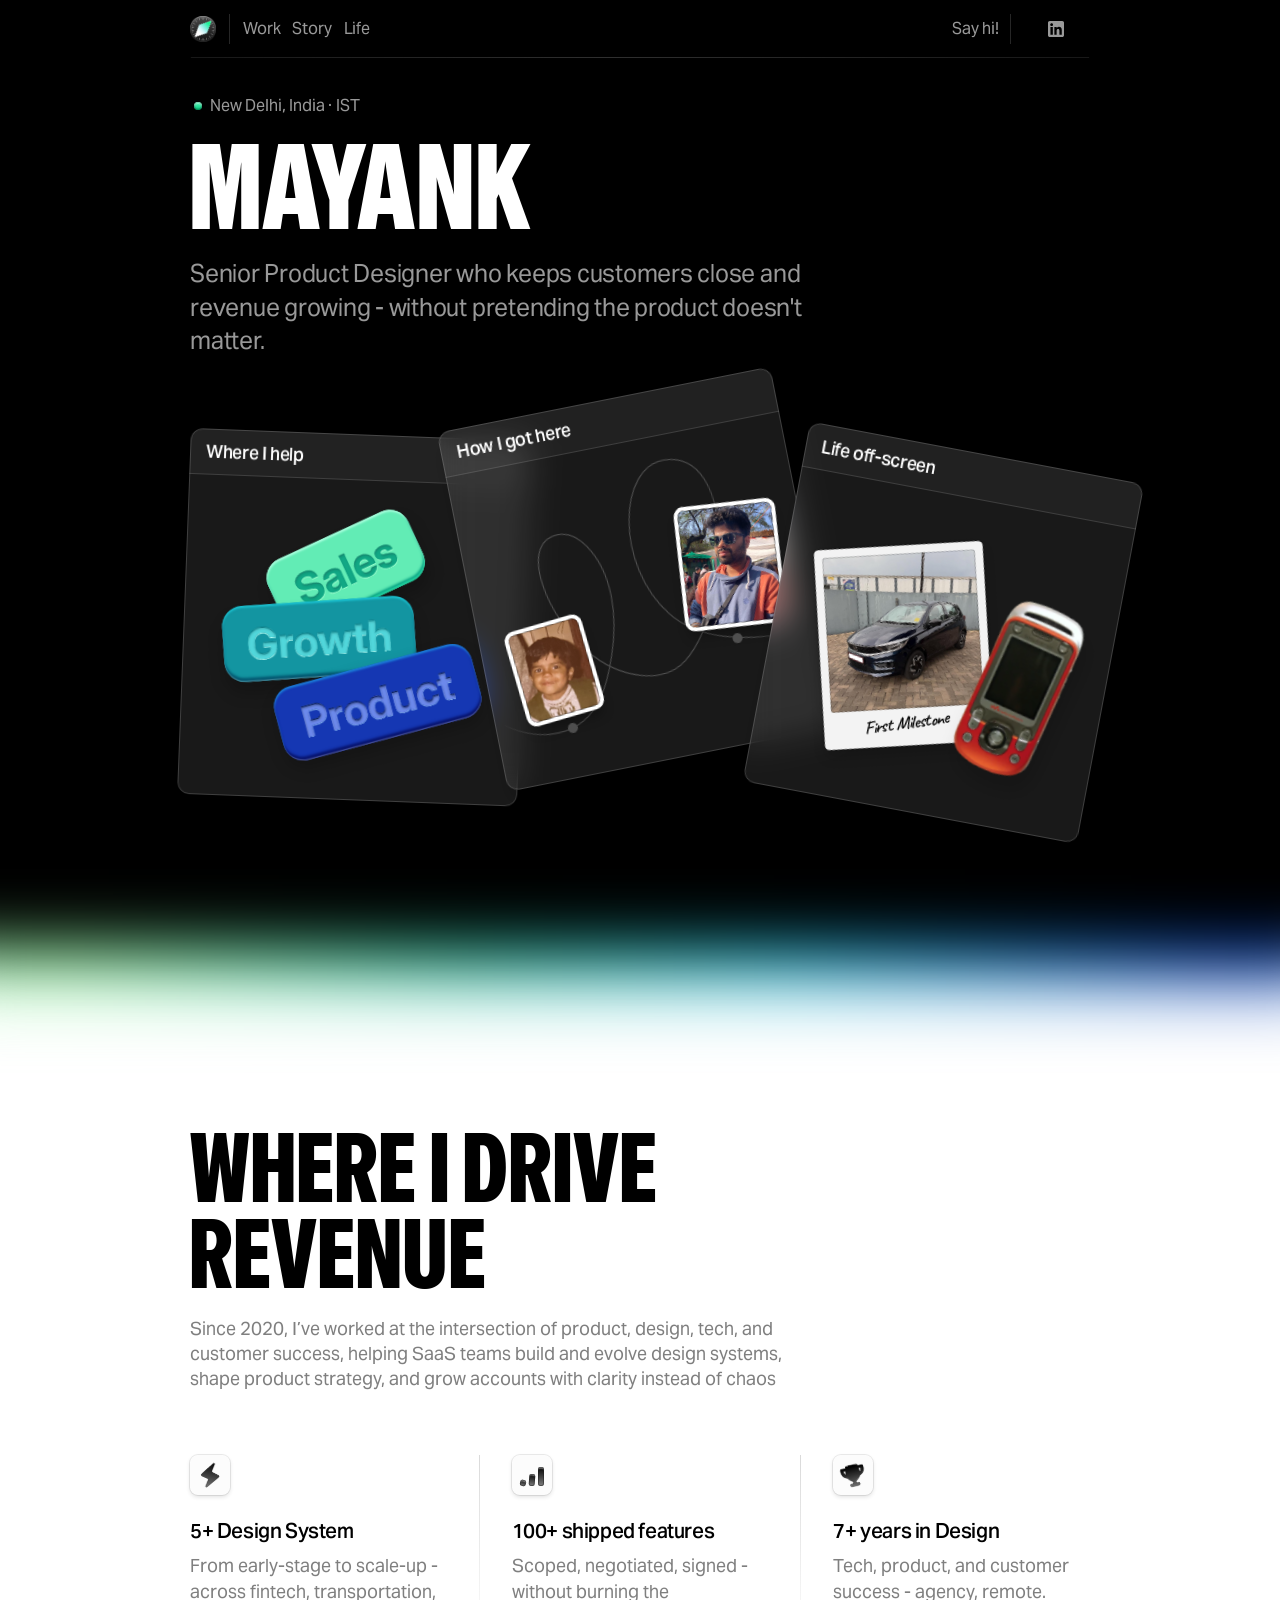
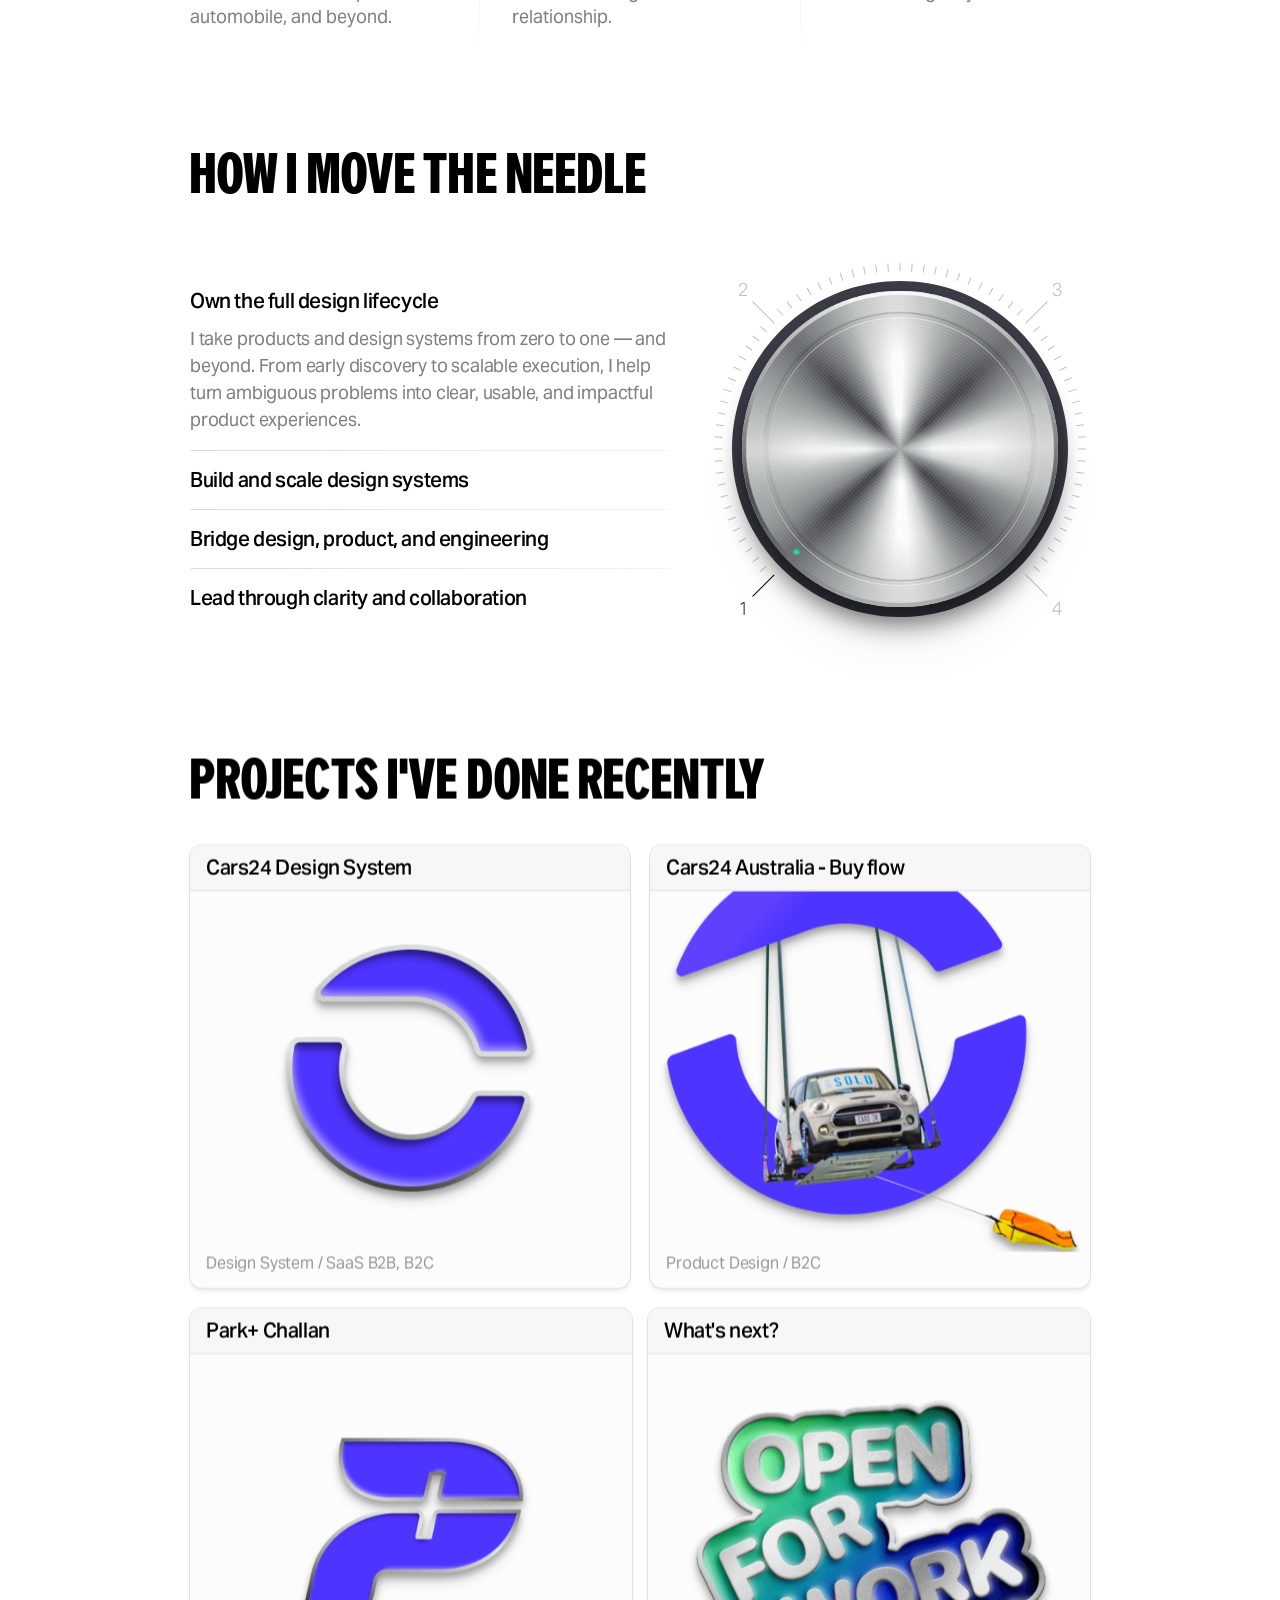
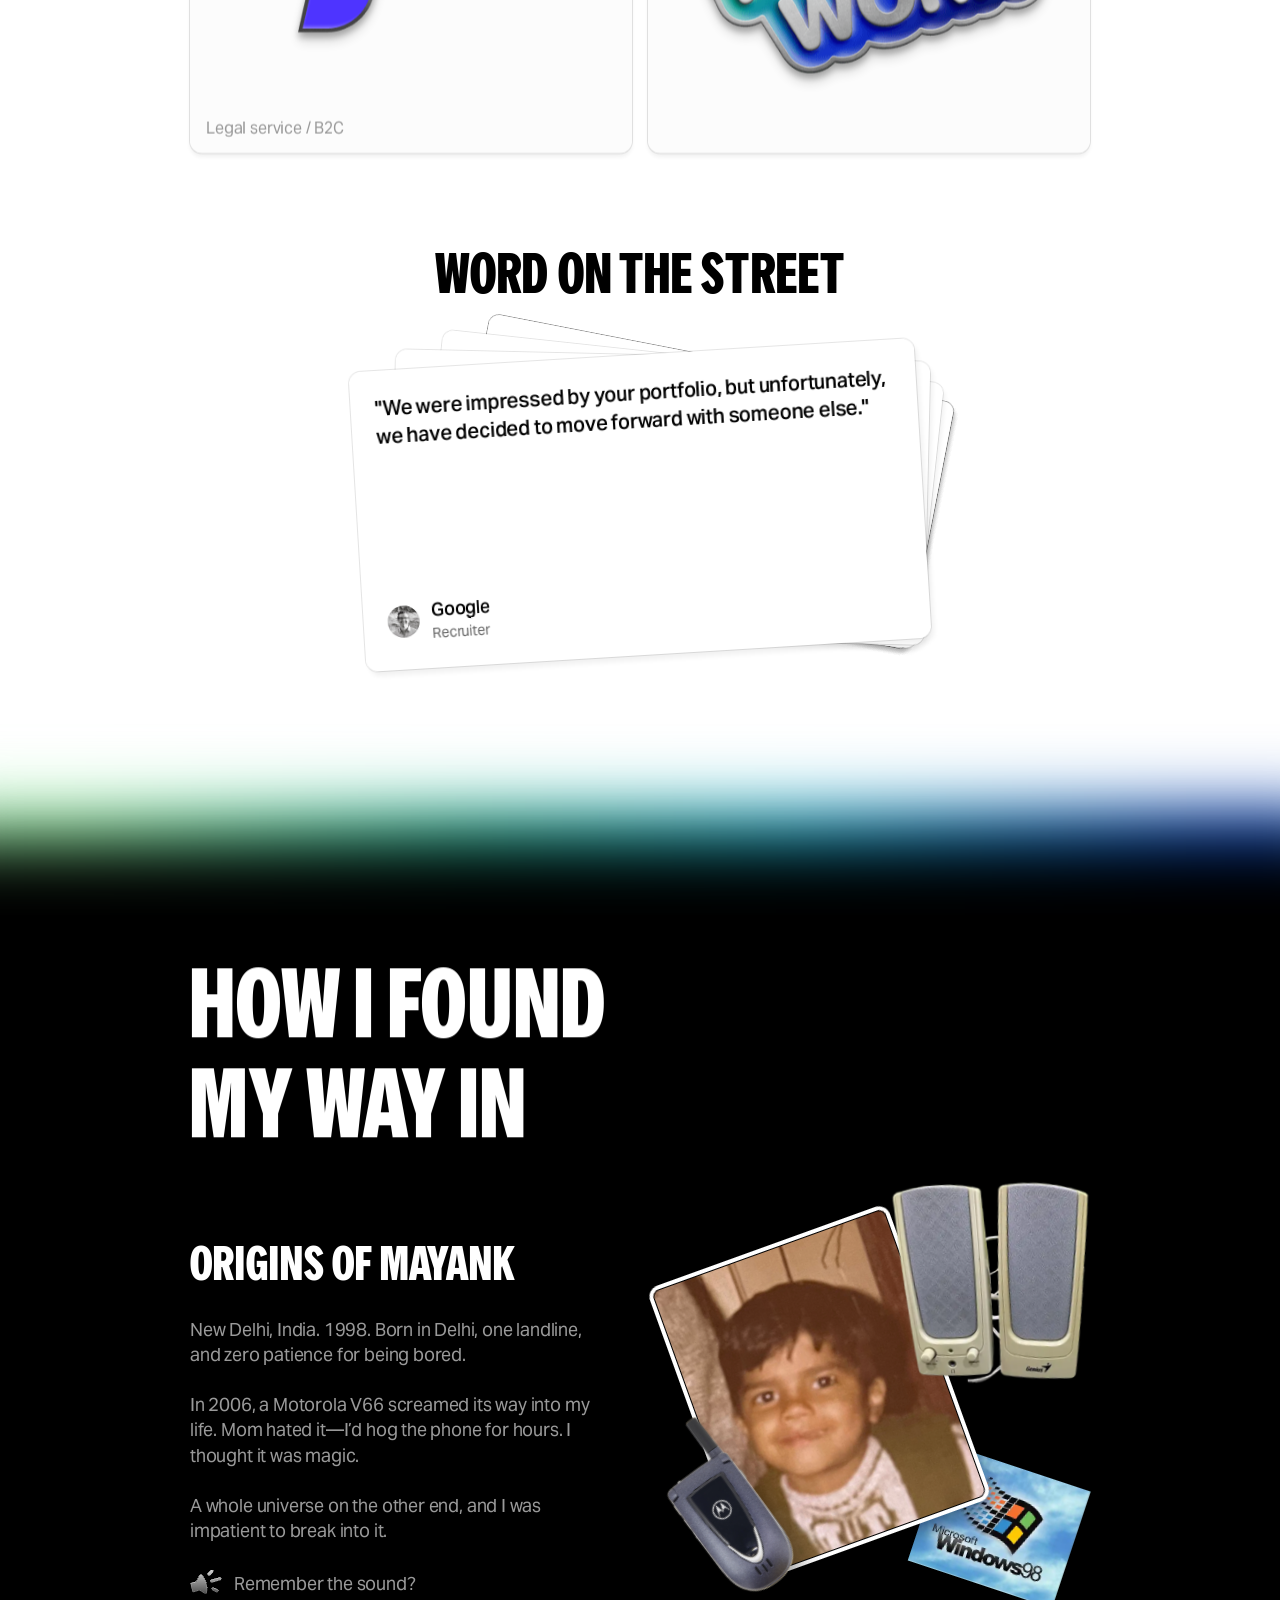
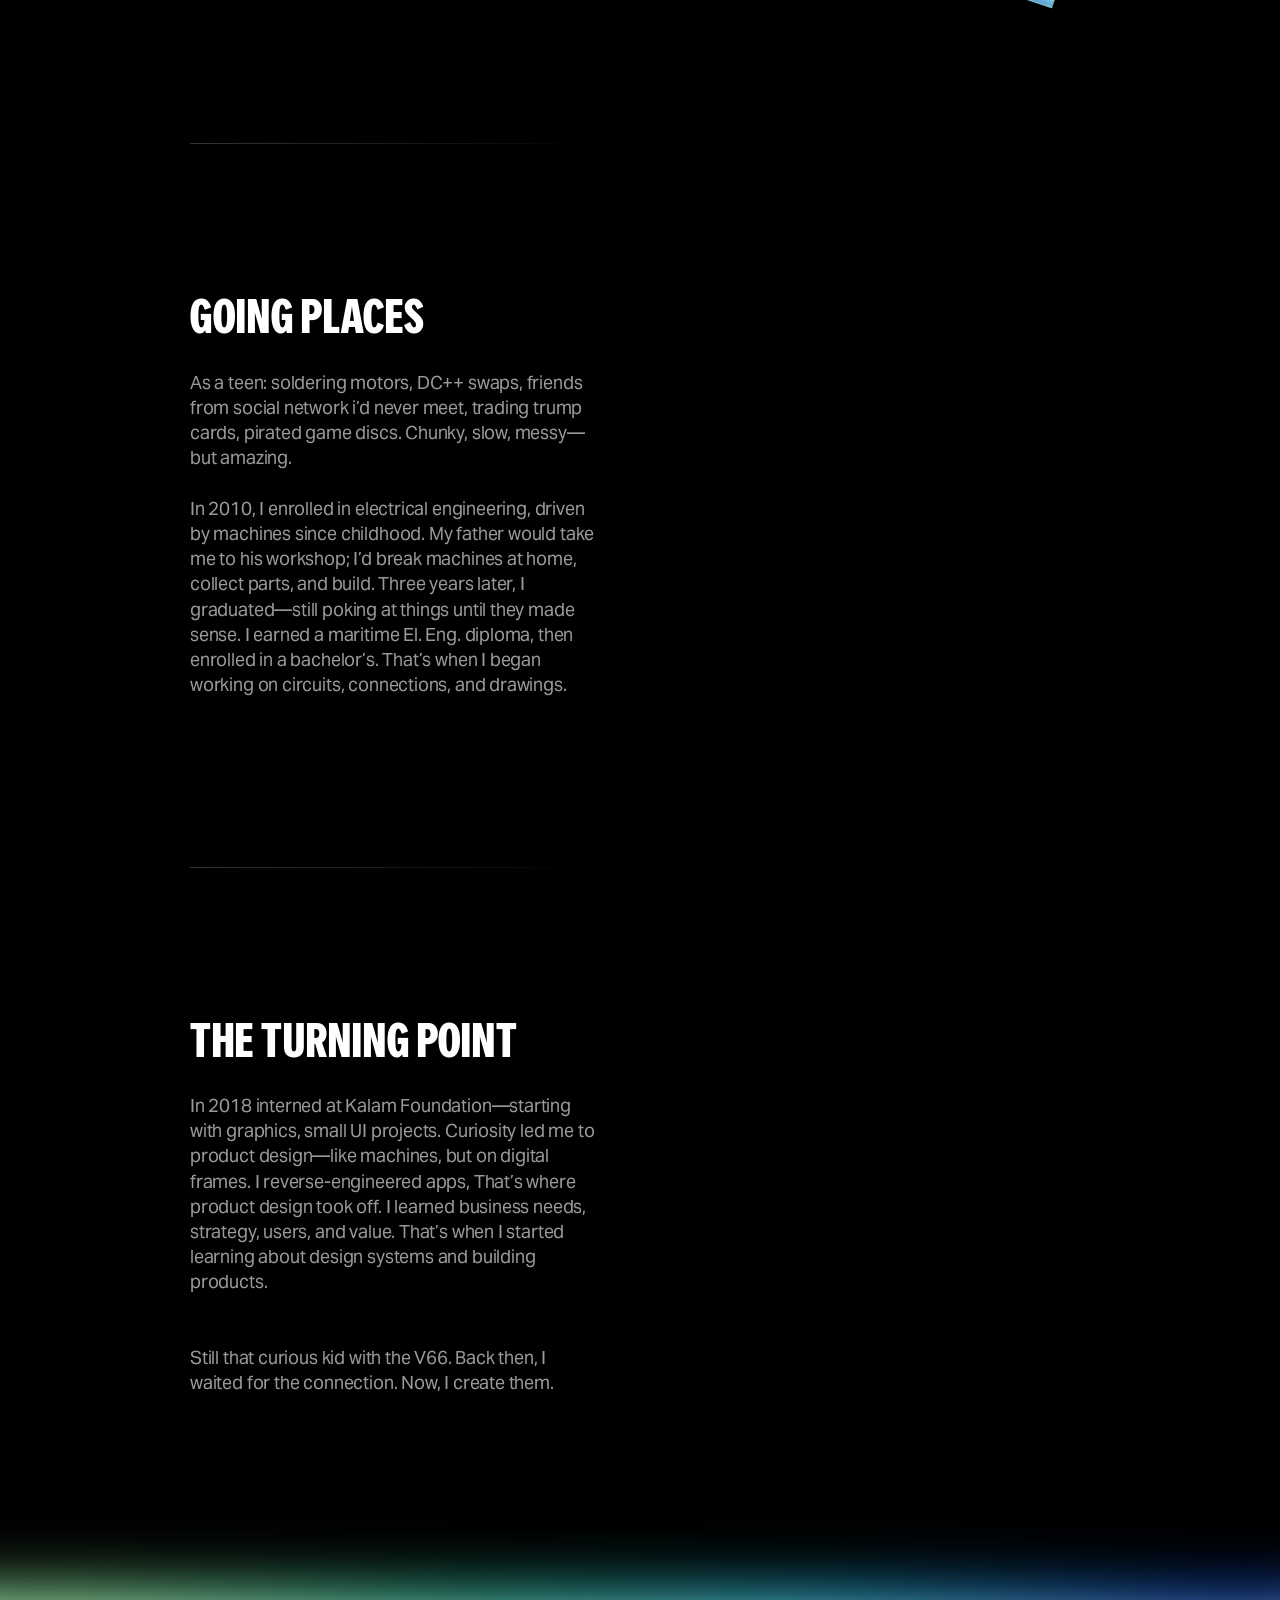
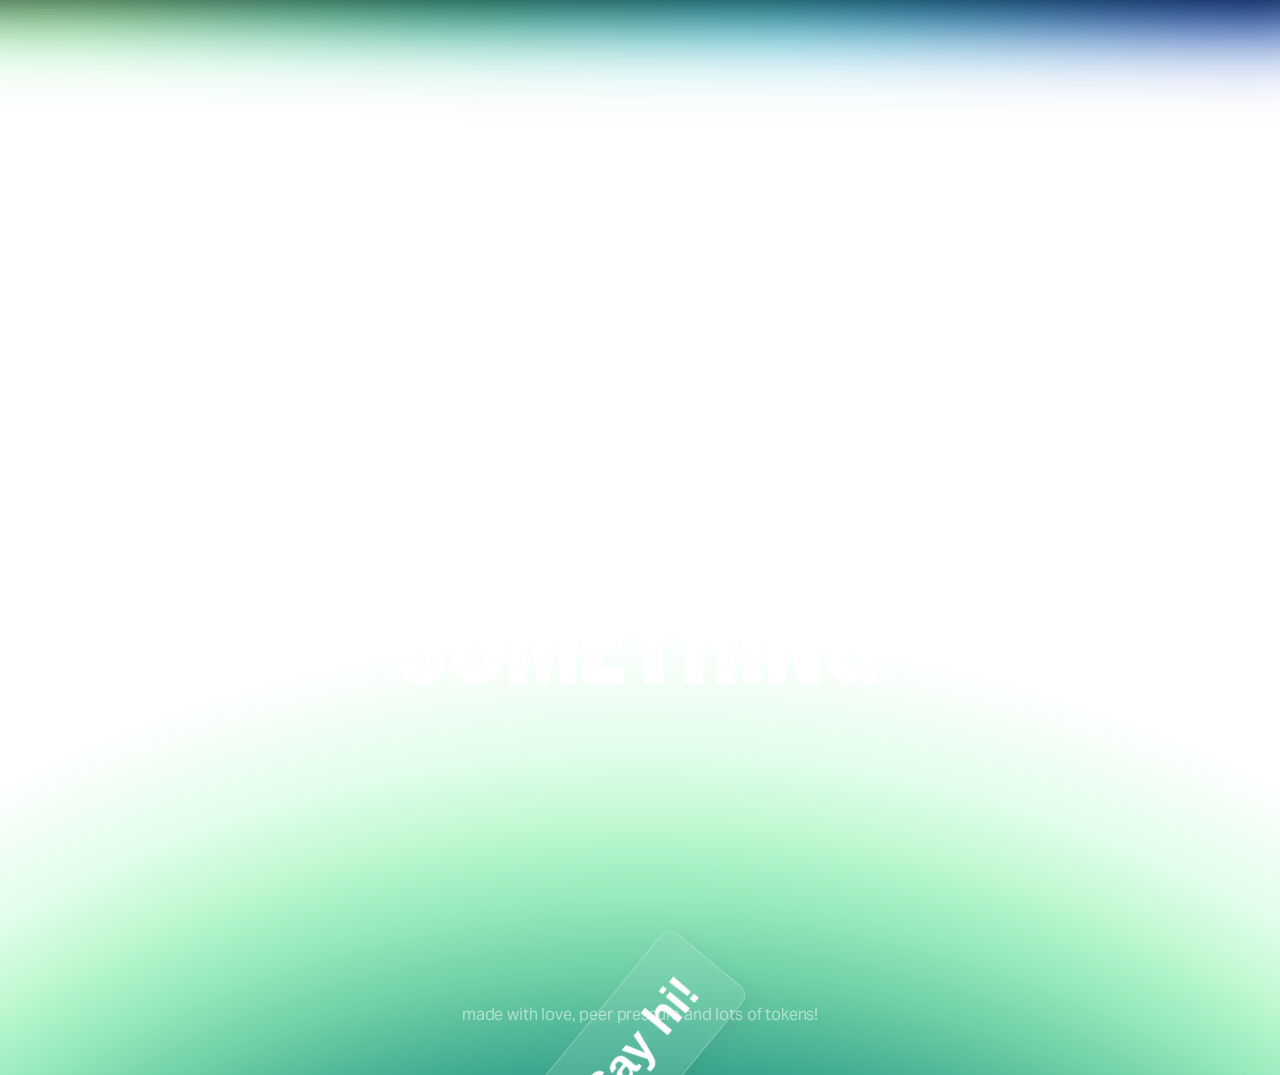
<file: index.html>
<!doctype html>
<html lang="en">
  <head>
    <meta charset="utf-8" />
    <meta name="viewport" content="width=device-width, initial-scale=1" />
    <title>Mayank</title>
    <link rel="stylesheet" href="font.css" />
    <link rel="stylesheet" href="styles.css" />
    <script>
      typeof document < "u" &&
        (window.process = {
          ...window.process,
          env: { ...window.process?.env, NODE_ENV: "production" },
        });
    </script>
    <link rel="modulepreload" fetchpriority="low" href="content/sites/0dCDITzW0DmTXTOnH0Wtr/react.BIkpaFzZ.mjs" />
    <link rel="modulepreload" fetchpriority="low" href="content/sites/0dCDITzW0DmTXTOnH0Wtr/rolldown-runtime.BRwTesTf.mjs" />
    <link rel="modulepreload" fetchpriority="low" href="content/sites/0dCDITzW0DmTXTOnH0Wtr/runtime.CHLoPTp4.mjs" />
    <link rel="modulepreload" fetchpriority="low" href="content/sites/0dCDITzW0DmTXTOnH0Wtr/motion.Bz_xtmWU.mjs" />
    <link rel="modulepreload" fetchpriority="low" href="content/sites/0dCDITzW0DmTXTOnH0Wtr/fsmLVjENe_3INRkuJw6oW2wPagwrbw35dT59qfJ_aj4.BoikKJ-G.mjs" />
    <link rel="modulepreload" fetchpriority="low" href="content/sites/0dCDITzW0DmTXTOnH0Wtr/shared-lib.CsKE0CTY.mjs" />
  </head>
  <body>
    <div id="main"></div>
    <script type="module" async data-mynk-bundle="main" fetchpriority="low" src="content/sites/0dCDITzW0DmTXTOnH0Wtr/script_main.Cz7NEi37.mjs"></script>
    <script defer src="projects-injector.js"></script>
  </body>
</html>
</file>
<file: font.css>
/* Font loading + font-specific overrides */

@font-face {
        font-family: "Caveat";
        font-style: normal;
        font-weight: 600;
        src: url(content/font/Caveat-CyrillicExt.woff2) format("woff2");
        unicode-range:
          U+0460-052F, U+1C80-1C8A, U+20B4, U+2DE0-2DFF, U+A640-A69F,
          U+FE2E-FE2F;
      }
@font-face {
        font-family: "Caveat";
        font-style: normal;
        font-weight: 600;
        src: url(content/font/Caveat-Cyrillic.woff2) format("woff2");
        unicode-range: U+0301, U+0400-045F, U+0490-0491, U+04B0-04B1, U+2116;
      }
@font-face {
        font-family: "Caveat";
        font-style: normal;
        font-weight: 600;
        src: url(content/font/Caveat-LatinExt.woff2) format("woff2");
        unicode-range:
          U+0100-02BA, U+02BD-02C5, U+02C7-02CC, U+02CE-02D7, U+02DD-02FF,
          U+0304, U+0308, U+0329, U+1D00-1DBF, U+1E00-1E9F, U+1EF2-1EFF, U+2020,
          U+20A0-20AB, U+20AD-20C0, U+2113, U+2C60-2C7F, U+A720-A7FF;
      }
@font-face {
        font-family: "Caveat";
        font-style: normal;
        font-weight: 600;
        src: url(content/font/Caveat.woff2) format("woff2");
        unicode-range:
          U+0000-00FF, U+0131, U+0152-0153, U+02BB-02BC, U+02C6, U+02DA, U+02DC,
          U+0304, U+0308, U+0329, U+2000-206F, U+20AC, U+2122, U+2191, U+2193,
          U+2212, U+2215, U+FEFF, U+FFFD;
      }
@font-face {
        font-family: "Inter";
        src: url("content/assets/5vvr9Vy74if2I6bQbJvbw7SY1pQ.woff2");
        font-display: swap;
        font-style: normal;
        font-weight: 400;
        unicode-range:
          U+0460-052F, U+1C80-1C88, U+20B4, U+2DE0-2DFF, U+A640-A69F,
          U+FE2E-FE2F;
      }
@font-face {
        font-family: "Inter";
        src: url("content/assets/EOr0mi4hNtlgWNn9if640EZzXCo.woff2");
        font-display: swap;
        font-style: normal;
        font-weight: 400;
        unicode-range: U+0301, U+0400-045F, U+0490-0491, U+04B0-04B1, U+2116;
      }
@font-face {
        font-family: "Inter";
        src: url("content/assets/Y9k9QrlZAqio88Klkmbd8VoMQc.woff2");
        font-display: swap;
        font-style: normal;
        font-weight: 400;
        unicode-range: U+1F00-1FFF;
      }
@font-face {
        font-family: "Inter";
        src: url("content/assets/OYrD2tBIBPvoJXiIHnLoOXnY9M.woff2");
        font-display: swap;
        font-style: normal;
        font-weight: 400;
        unicode-range: U+0370-03FF;
      }
@font-face {
        font-family: "Inter";
        src: url("content/assets/JeYwfuaPfZHQhEG8U5gtPDZ7WQ.woff2");
        font-display: swap;
        font-style: normal;
        font-weight: 400;
        unicode-range:
          U+0100-024F, U+0259, U+1E00-1EFF, U+2020, U+20A0-20AB, U+20AD-20CF,
          U+2113, U+2C60-2C7F, U+A720-A7FF;
      }
@font-face {
        font-family: "Inter";
        src: url("content/assets/GrgcKwrN6d3Uz8EwcLHZxwEfC4.woff2");
        font-display: swap;
        font-style: normal;
        font-weight: 400;
        unicode-range:
          U+0000-00FF, U+0131, U+0152-0153, U+02BB-02BC, U+02C6, U+02DA, U+02DC,
          U+2000-206F, U+2070, U+2074-207E, U+2080-208E, U+20AC, U+2122, U+2191,
          U+2193, U+2212, U+2215, U+FEFF, U+FFFD;
      }
@font-face {
        font-family: "Inter";
        src: url("content/assets/b6Y37FthZeALduNqHicBT6FutY.woff2");
        font-display: swap;
        font-style: normal;
        font-weight: 400;
        unicode-range:
          U+0102-0103, U+0110-0111, U+0128-0129, U+0168-0169, U+01A0-01A1,
          U+01AF-01B0, U+1EA0-1EF9, U+20AB;
      }
@font-face {
        font-family: "Inter Placeholder";
        src: local("Arial");
        ascent-override: 89.79%;
        descent-override: 22.36%;
        line-gap-override: 0%;
        size-adjust: 107.89%;
      }
@font-face {
        font-family: "RevboxHeadline";
        src: url("content/font/RevboxHeadline.woff2") format("woff2");
        font-display: swap;
        font-style: normal;
        font-weight: 400;
      }
@font-face {
        font-family: "RevboxHeadline";
        src: url("content/font/RevboxHeadlineItalic.woff2") format("woff2");
        font-display: swap;
        font-style: italic;
        font-weight: 400;
      }
@font-face {
        font-family: "RevboxText";
        src: url("content/font/RevboxTextRegular.woff2") format("woff2");
        font-display: swap;
        font-style: normal;
        font-weight: 400;
      }
@font-face {
        font-family: "RevboxText";
        src: url("content/font/RevboxTextMedium.woff2") format("woff2");
        font-display: swap;
        font-style: normal;
        font-weight: 500;
      }
@font-face {
        font-family: "RevboxText";
        src: url("content/font/RevboxTextMedium.woff2") format("woff2");
        font-display: swap;
        font-style: normal;
        font-weight: 600;
      }
@font-face {
        font-family: "RevboxText";
        src: url("content/font/RevboxTextBold.woff2") format("woff2");
        font-display: swap;
        font-style: normal;
        font-weight: 700;
      }

[style*="RevboxHeadline"] {
        letter-spacing: 0.02em !important;
      }
</file>
<file: styles.css>
html,
body,
#main {
  margin: 0;
  padding: 0;
  width: 100%;
  min-height: 100%;
}

* {
  box-sizing: border-box;
}

body {
  -webkit-font-smoothing: antialiased;
  -moz-osx-font-smoothing: grayscale;
}

[data-mynk-name="logos"] {
  display: none !important;
}

/* ── Project overlay ── */
.pj-overlay { position:fixed; inset:0; background:rgba(0,0,0,.55); z-index:9999; display:flex; align-items:flex-end; justify-content:center; opacity:0; transition:opacity .3s; }
.pj-overlay.pj-visible { opacity:1; }
.pj-panel  { background:#fff; width:100%; max-width:680px; max-height:90vh; overflow-y:auto; border-radius:16px 16px 0 0; padding:32px 28px 48px; position:relative; transform:translateY(40px); transition:transform .35s cubic-bezier(.34,1.3,.64,1); }
.pj-overlay.pj-visible .pj-panel { transform:translateY(0); }
.pj-close  { position:absolute; top:20px; right:20px; background:none; border:none; font-size:18px; cursor:pointer; color:rgba(0,0,0,.5); }
.pj-cover  { width:100%; border-radius:10px; margin-bottom:24px; object-fit:cover; max-height:260px; }
.pj-co     { font-family:"RevboxText",sans-serif; font-size:12px; letter-spacing:.06em; text-transform:uppercase; color:rgba(0,0,0,.45); margin:0 0 8px; }
.pj-title  { font-family:"RevboxHeadline",sans-serif; font-size:28px; font-variation-settings:"wdth" 85,"wght" 700; letter-spacing:-.02em; margin:0 0 6px; color:rgb(7,6,7); }
.pj-cat    { font-family:"RevboxText",sans-serif; font-size:13px; color:rgba(0,0,0,.5); margin:0 0 20px; }
.pj-desc   { font-family:"RevboxText",sans-serif; font-size:15px; line-height:1.6; color:rgb(30,30,30); margin:0 0 24px; }
.pj-scope-head { font-family:"RevboxText",sans-serif; font-size:11px; letter-spacing:.06em; text-transform:uppercase; color:rgba(0,0,0,.4); margin:0 0 10px; }
.pj-scope  { margin:0; padding-left:18px; }
.pj-scope li { font-family:"RevboxText",sans-serif; font-size:14px; line-height:1.7; color:rgb(40,40,40); }
</file>
